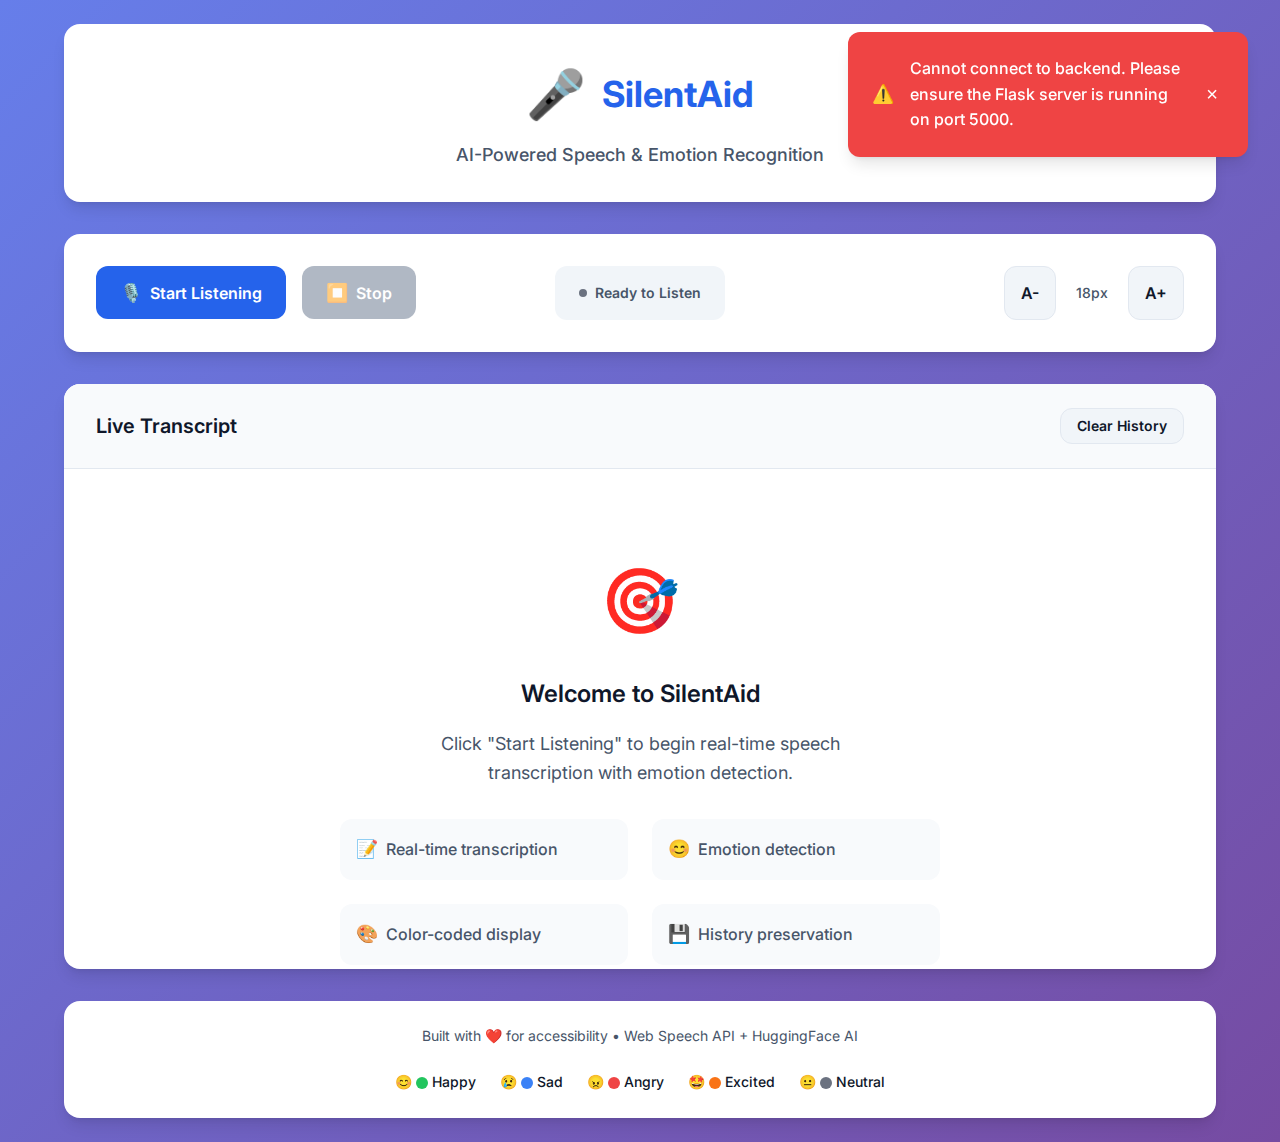
<file: frontend/index.html>
<!DOCTYPE html>
<html lang="en">
  <head>
    <meta charset="UTF-8" />
    <meta name="viewport" content="width=device-width, initial-scale=1.0" />
    <title>SilentAid - AI Accessibility Tool</title>
    <link rel="stylesheet" href="style.css" />
    <link
      href="https://fonts.googleapis.com/css2?family=Inter:wght@400;500;600;700&display=swap"
      rel="stylesheet"
    />
    <link
      rel="icon"
      href="data:image/svg+xml,<svg xmlns='http://www.w3.org/2000/svg' viewBox='0 0 100 100'><text y='.9em' font-size='90'>🎤</text></svg>"
    />
  </head>
  <body>
    <div class="container">
      <!-- Header -->
      <header class="header">
        <div class="header-content">
          <h1 class="app-title">
            <span class="icon">🎤</span>
            SilentAid
          </h1>
          <p class="app-subtitle">AI-Powered Speech & Emotion Recognition</p>
        </div>
      </header>

      <!-- Controls Panel -->
      <div class="controls-panel">
        <div class="control-group">
          <button id="startBtn" class="btn btn-primary">
            <span class="btn-icon">🎙️</span>
            Start Listening
          </button>
          <button id="stopBtn" class="btn btn-secondary" disabled>
            <span class="btn-icon">⏹️</span>
            Stop
          </button>
        </div>

        <div class="status-group">
          <div id="status" class="status idle">
            <span class="status-dot"></span>
            <span class="status-text">Ready to Listen</span>
          </div>
        </div>

        <div class="font-controls">
          <button
            id="fontDecrease"
            class="btn btn-icon-only"
            title="Decrease Font Size"
          >
            <span>A-</span>
          </button>
          <span class="font-size-display" id="fontSizeDisplay">18px</span>
          <button
            id="fontIncrease"
            class="btn btn-icon-only"
            title="Increase Font Size"
          >
            <span>A+</span>
          </button>
        </div>
      </div>

      <!-- Transcript Area -->
      <main class="transcript-container">
        <div class="transcript-header">
          <h2>Live Transcript</h2>
          <button id="clearHistory" class="btn btn-small">Clear History</button>
        </div>

        <div id="transcriptArea" class="transcript-area">
          <div class="welcome-message">
            <div class="welcome-icon">🎯</div>
            <h3>Welcome to SilentAid</h3>
            <p>
              Click "Start Listening" to begin real-time speech transcription
              with emotion detection.
            </p>
            <div class="feature-list">
              <div class="feature">
                <span class="feature-icon">📝</span>
                <span>Real-time transcription</span>
              </div>
              <div class="feature">
                <span class="feature-icon">😊</span>
                <span>Emotion detection</span>
              </div>
              <div class="feature">
                <span class="feature-icon">🎨</span>
                <span>Color-coded display</span>
              </div>
              <div class="feature">
                <span class="feature-icon">💾</span>
                <span>History preservation</span>
              </div>
            </div>
          </div>
        </div>
      </main>

      <!-- Footer -->
      <footer class="footer">
        <div class="footer-content">
          <p>
            Built with ❤️ for accessibility • Web Speech API + HuggingFace AI
          </p>
          <div class="emotion-legend">
            <span class="legend-item">
              <span class="legend-emoji">😊</span>
              <span
                class="legend-color"
                style="background-color: #22c55e"
              ></span>
              Happy
            </span>
            <span class="legend-item">
              <span class="legend-emoji">😢</span>
              <span
                class="legend-color"
                style="background-color: #3b82f6"
              ></span>
              Sad
            </span>
            <span class="legend-item">
              <span class="legend-emoji">😠</span>
              <span
                class="legend-color"
                style="background-color: #ef4444"
              ></span>
              Angry
            </span>
            <span class="legend-item">
              <span class="legend-emoji">🤩</span>
              <span
                class="legend-color"
                style="background-color: #f97316"
              ></span>
              Excited
            </span>
            <span class="legend-item">
              <span class="legend-emoji">😐</span>
              <span
                class="legend-color"
                style="background-color: #6b7280"
              ></span>
              Neutral
            </span>
          </div>
        </div>
      </footer>
    </div>

    <!-- Loading Overlay -->
    <div id="loadingOverlay" class="loading-overlay hidden">
      <div class="loading-content">
        <div class="loading-spinner"></div>
        <p>Processing speech...</p>
      </div>
    </div>

    <!-- Error Toast -->
    <div id="errorToast" class="error-toast hidden">
      <div class="error-content">
        <span class="error-icon">⚠️</span>
        <span class="error-message"></span>
        <button class="error-close">&times;</button>
      </div>
    </div>

    <script src="script.js"></script>
  </body>
</html>
</file>
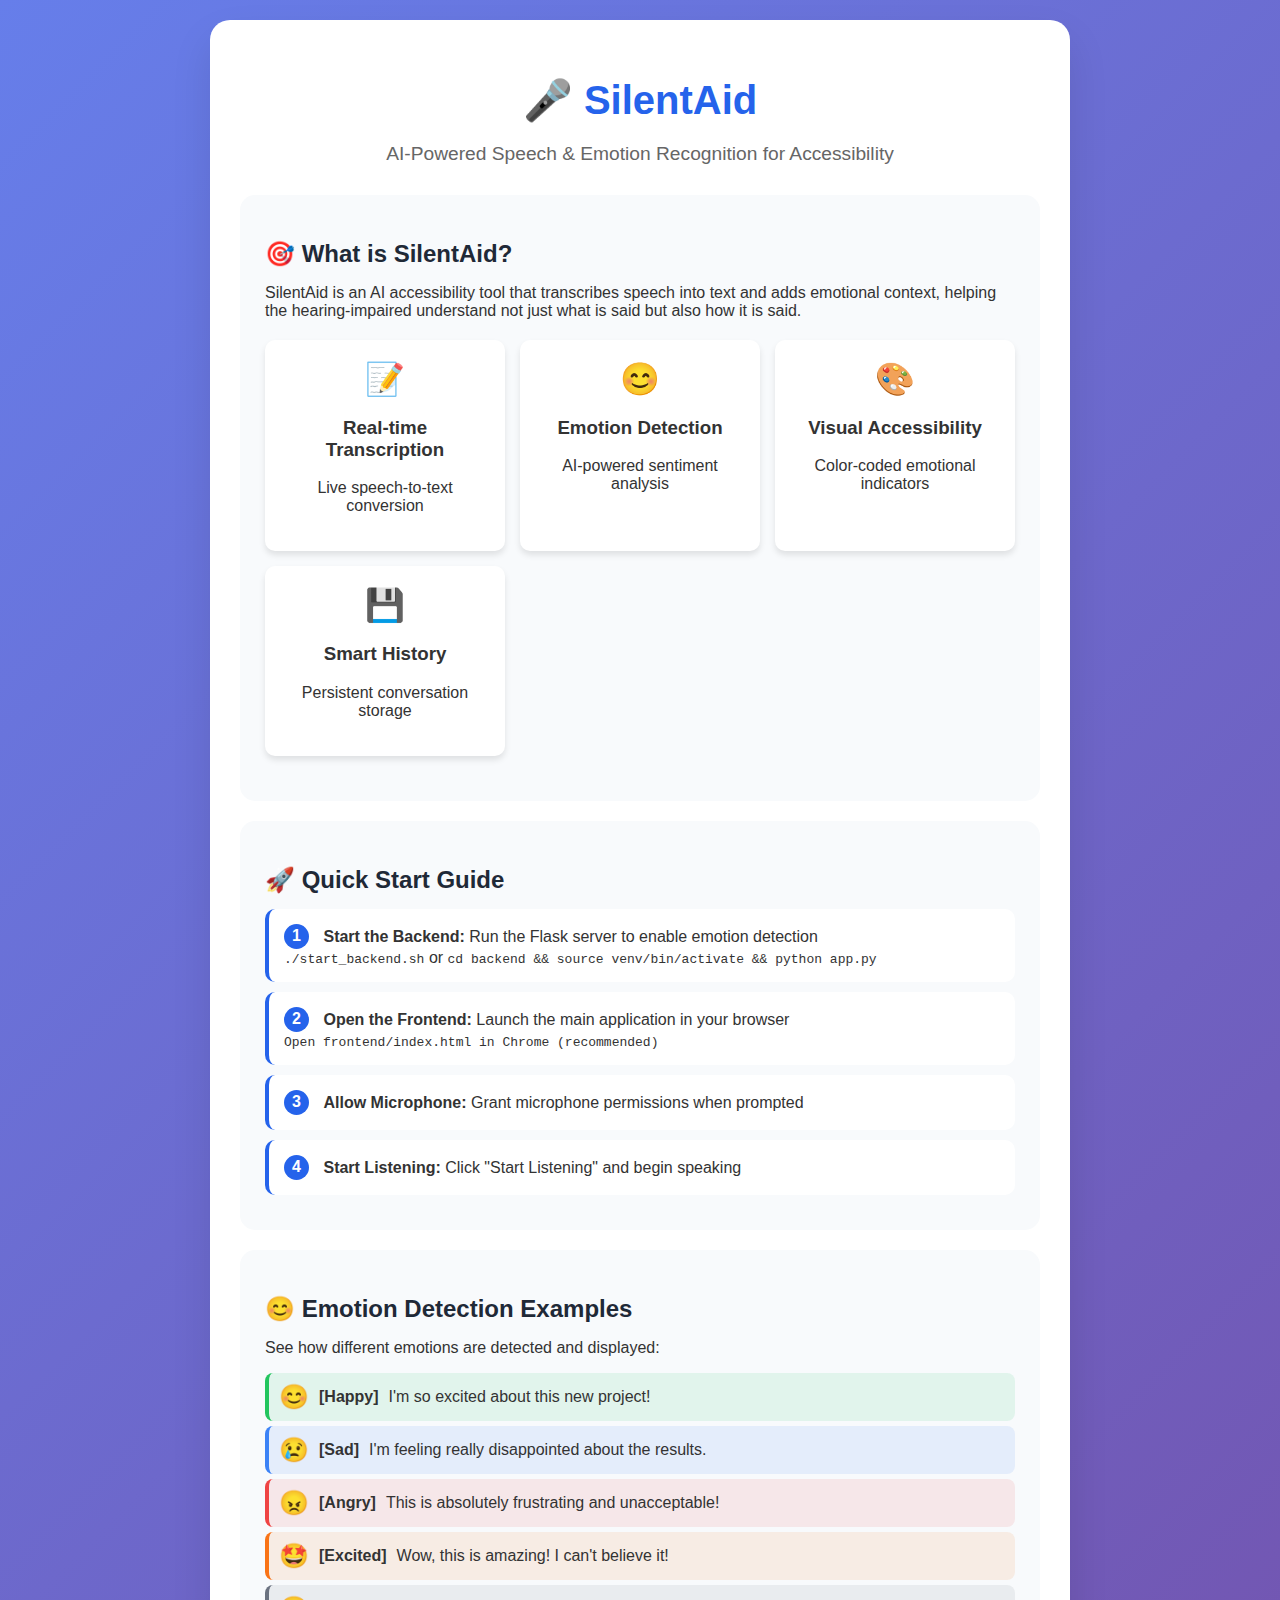
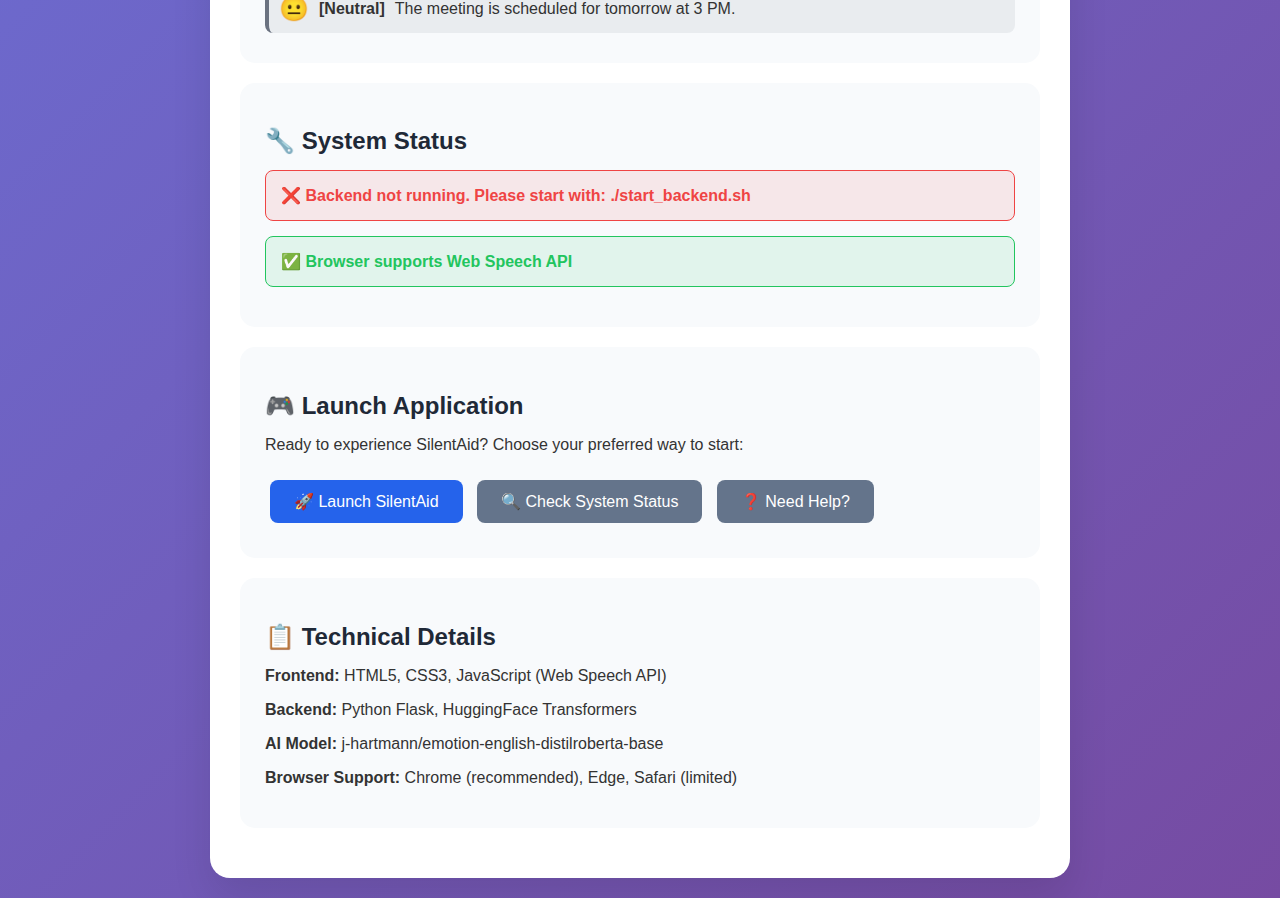
<file: demo.html>
<!DOCTYPE html>
<html lang="en">
  <head>
    <meta charset="UTF-8" />
    <meta name="viewport" content="width=device-width, initial-scale=1.0" />
    <title>SilentAid Demo - AI Accessibility Tool</title>
    <style>
      body {
        font-family: "Arial", sans-serif;
        background: linear-gradient(135deg, #667eea 0%, #764ba2 100%);
        margin: 0;
        padding: 20px;
        min-height: 100vh;
        color: #333;
      }
      .container {
        max-width: 800px;
        margin: 0 auto;
        background: white;
        border-radius: 20px;
        padding: 30px;
        box-shadow: 0 20px 40px rgba(0, 0, 0, 0.1);
      }
      .header {
        text-align: center;
        margin-bottom: 30px;
      }
      .title {
        font-size: 2.5rem;
        color: #2563eb;
        margin-bottom: 10px;
      }
      .subtitle {
        color: #666;
        font-size: 1.2rem;
      }
      .demo-section {
        background: #f8fafc;
        border-radius: 15px;
        padding: 25px;
        margin: 20px 0;
      }
      .demo-title {
        font-size: 1.5rem;
        color: #1f2937;
        margin-bottom: 15px;
        display: flex;
        align-items: center;
        gap: 10px;
      }
      .step {
        background: white;
        border-radius: 10px;
        padding: 15px;
        margin: 10px 0;
        border-left: 4px solid #2563eb;
      }
      .step-number {
        background: #2563eb;
        color: white;
        border-radius: 50%;
        width: 25px;
        height: 25px;
        display: inline-flex;
        align-items: center;
        justify-content: center;
        font-weight: bold;
        margin-right: 10px;
      }
      .feature-grid {
        display: grid;
        grid-template-columns: repeat(auto-fit, minmax(200px, 1fr));
        gap: 15px;
        margin: 20px 0;
      }
      .feature {
        background: white;
        border-radius: 10px;
        padding: 20px;
        text-align: center;
        box-shadow: 0 4px 6px rgba(0, 0, 0, 0.1);
      }
      .feature-icon {
        font-size: 2rem;
        margin-bottom: 10px;
      }
      .emotion-demo {
        display: flex;
        align-items: center;
        gap: 10px;
        padding: 10px;
        border-radius: 8px;
        margin: 5px 0;
      }
      .emotion-demo.happy {
        background: rgba(34, 197, 94, 0.1);
        border-left: 4px solid #22c55e;
      }
      .emotion-demo.sad {
        background: rgba(59, 130, 246, 0.1);
        border-left: 4px solid #3b82f6;
      }
      .emotion-demo.angry {
        background: rgba(239, 68, 68, 0.1);
        border-left: 4px solid #ef4444;
      }
      .emotion-demo.excited {
        background: rgba(249, 115, 22, 0.1);
        border-left: 4px solid #f97316;
      }
      .emotion-demo.neutral {
        background: rgba(107, 114, 128, 0.1);
        border-left: 4px solid #6b7280;
      }
      .btn {
        background: #2563eb;
        color: white;
        border: none;
        padding: 12px 24px;
        border-radius: 8px;
        font-size: 1rem;
        cursor: pointer;
        text-decoration: none;
        display: inline-block;
        margin: 10px 5px;
        transition: all 0.3s ease;
      }
      .btn:hover {
        background: #1d4ed8;
        transform: translateY(-2px);
      }
      .btn-secondary {
        background: #64748b;
      }
      .btn-secondary:hover {
        background: #475569;
      }
      .status {
        padding: 15px;
        border-radius: 8px;
        margin: 15px 0;
        font-weight: bold;
      }
      .status.success {
        background: rgba(34, 197, 94, 0.1);
        color: #22c55e;
        border: 1px solid #22c55e;
      }
      .status.error {
        background: rgba(239, 68, 68, 0.1);
        color: #ef4444;
        border: 1px solid #ef4444;
      }
      .status.info {
        background: rgba(59, 130, 246, 0.1);
        color: #3b82f6;
        border: 1px solid #3b82f6;
      }
    </style>
  </head>
  <body>
    <div class="container">
      <div class="header">
        <h1 class="title">🎤 SilentAid</h1>
        <p class="subtitle">
          AI-Powered Speech & Emotion Recognition for Accessibility
        </p>
      </div>

      <div class="demo-section">
        <h2 class="demo-title">🎯 What is SilentAid?</h2>
        <p>
          SilentAid is an AI accessibility tool that transcribes speech into
          text and adds emotional context, helping the hearing-impaired
          understand not just what is said but also how it is said.
        </p>

        <div class="feature-grid">
          <div class="feature">
            <div class="feature-icon">📝</div>
            <h3>Real-time Transcription</h3>
            <p>Live speech-to-text conversion</p>
          </div>
          <div class="feature">
            <div class="feature-icon">😊</div>
            <h3>Emotion Detection</h3>
            <p>AI-powered sentiment analysis</p>
          </div>
          <div class="feature">
            <div class="feature-icon">🎨</div>
            <h3>Visual Accessibility</h3>
            <p>Color-coded emotional indicators</p>
          </div>
          <div class="feature">
            <div class="feature-icon">💾</div>
            <h3>Smart History</h3>
            <p>Persistent conversation storage</p>
          </div>
        </div>
      </div>

      <div class="demo-section">
        <h2 class="demo-title">🚀 Quick Start Guide</h2>

        <div class="step">
          <span class="step-number">1</span>
          <strong>Start the Backend:</strong> Run the Flask server to enable
          emotion detection <br /><code>./start_backend.sh</code> or
          <code>cd backend && source venv/bin/activate && python app.py</code>
        </div>

        <div class="step">
          <span class="step-number">2</span>
          <strong>Open the Frontend:</strong> Launch the main application in
          your browser <br /><code
            >Open frontend/index.html in Chrome (recommended)</code
          >
        </div>

        <div class="step">
          <span class="step-number">3</span>
          <strong>Allow Microphone:</strong> Grant microphone permissions when
          prompted
        </div>

        <div class="step">
          <span class="step-number">4</span>
          <strong>Start Listening:</strong> Click "Start Listening" and begin
          speaking
        </div>
      </div>

      <div class="demo-section">
        <h2 class="demo-title">😊 Emotion Detection Examples</h2>
        <p>See how different emotions are detected and displayed:</p>

        <div class="emotion-demo happy">
          <span style="font-size: 1.5rem">😊</span>
          <strong>[Happy]</strong>
          <span>I'm so excited about this new project!</span>
        </div>

        <div class="emotion-demo sad">
          <span style="font-size: 1.5rem">😢</span>
          <strong>[Sad]</strong>
          <span>I'm feeling really disappointed about the results.</span>
        </div>

        <div class="emotion-demo angry">
          <span style="font-size: 1.5rem">😠</span>
          <strong>[Angry]</strong>
          <span>This is absolutely frustrating and unacceptable!</span>
        </div>

        <div class="emotion-demo excited">
          <span style="font-size: 1.5rem">🤩</span>
          <strong>[Excited]</strong>
          <span>Wow, this is amazing! I can't believe it!</span>
        </div>

        <div class="emotion-demo neutral">
          <span style="font-size: 1.5rem">😐</span>
          <strong>[Neutral]</strong>
          <span>The meeting is scheduled for tomorrow at 3 PM.</span>
        </div>
      </div>

      <div class="demo-section">
        <h2 class="demo-title">🔧 System Status</h2>
        <div id="backendStatus" class="status info">
          🔄 Checking backend connection...
        </div>
        <div id="browserStatus" class="status info">
          🔄 Checking browser compatibility...
        </div>
      </div>

      <div class="demo-section">
        <h2 class="demo-title">🎮 Launch Application</h2>
        <p>
          Ready to experience SilentAid? Choose your preferred way to start:
        </p>

        <a href="frontend/index.html" class="btn"> 🚀 Launch SilentAid </a>

        <button onclick="checkSystem()" class="btn btn-secondary">
          🔍 Check System Status
        </button>

        <button onclick="showHelp()" class="btn btn-secondary">
          ❓ Need Help?
        </button>
      </div>

      <div class="demo-section">
        <h2 class="demo-title">📋 Technical Details</h2>
        <p>
          <strong>Frontend:</strong> HTML5, CSS3, JavaScript (Web Speech API)
        </p>
        <p><strong>Backend:</strong> Python Flask, HuggingFace Transformers</p>
        <p>
          <strong>AI Model:</strong>
          j-hartmann/emotion-english-distilroberta-base
        </p>
        <p>
          <strong>Browser Support:</strong> Chrome (recommended), Edge, Safari
          (limited)
        </p>
      </div>
    </div>

    <script>
      // Check backend status
      async function checkBackendStatus() {
        const statusEl = document.getElementById("backendStatus");
        try {
          const response = await fetch("http://localhost:5000/api/health");
          const data = await response.json();

          if (data.status === "healthy" && data.model_loaded) {
            statusEl.className = "status success";
            statusEl.innerHTML = "✅ Backend is running and ready!";
          } else {
            statusEl.className = "status error";
            statusEl.innerHTML = "⚠️ Backend is running but model not loaded";
          }
        } catch (error) {
          statusEl.className = "status error";
          statusEl.innerHTML =
            "❌ Backend not running. Please start with: ./start_backend.sh";
        }
      }

      // Check browser compatibility
      function checkBrowserCompatibility() {
        const statusEl = document.getElementById("browserStatus");

        if (
          "webkitSpeechRecognition" in window ||
          "SpeechRecognition" in window
        ) {
          statusEl.className = "status success";
          statusEl.innerHTML = "✅ Browser supports Web Speech API";
        } else {
          statusEl.className = "status error";
          statusEl.innerHTML =
            "❌ Browser does not support Web Speech API. Please use Chrome.";
        }
      }

      // System check function
      async function checkSystem() {
        await checkBackendStatus();
        checkBrowserCompatibility();
      }

      // Help function
      function showHelp() {
        alert(`SilentAid Help:

1. Make sure the backend is running (green status above)
2. Use Chrome browser for best compatibility
3. Allow microphone permissions when prompted
4. Speak clearly for best transcription accuracy
5. Check the emotion legend in the main app

For technical support, check the README.md file.`);
      }

      // Initialize checks on page load
      window.addEventListener("load", () => {
        checkSystem();
      });
    </script>
  </body>
</html>
</file>
<file: frontend/style.css>
/* Reset and Base Styles */
* {
  margin: 0;
  padding: 0;
  box-sizing: border-box;
}

:root {
  /* Colors */
  --primary-color: #2563eb;
  --primary-hover: #1d4ed8;
  --secondary-color: #64748b;
  --success-color: #22c55e;
  --danger-color: #ef4444;
  --warning-color: #f59e0b;
  --info-color: #3b82f6;

  /* Emotion Colors */
  --happy-color: #22c55e;
  --sad-color: #3b82f6;
  --angry-color: #ef4444;
  --excited-color: #f97316;
  --neutral-color: #6b7280;

  /* Background Colors */
  --bg-primary: #ffffff;
  --bg-secondary: #f8fafc;
  --bg-tertiary: #f1f5f9;
  --bg-dark: #0f172a;

  /* Text Colors */
  --text-primary: #0f172a;
  --text-secondary: #475569;
  --text-muted: #64748b;
  --text-light: #94a3b8;

  /* Borders */
  --border-color: #e2e8f0;
  --border-radius: 12px;
  --border-radius-sm: 8px;
  --border-radius-lg: 16px;

  /* Shadows */
  --shadow-sm: 0 1px 2px 0 rgb(0 0 0 / 0.05);
  --shadow-md: 0 4px 6px -1px rgb(0 0 0 / 0.1), 0 2px 4px -2px rgb(0 0 0 / 0.1);
  --shadow-lg: 0 10px 15px -3px rgb(0 0 0 / 0.1),
    0 4px 6px -4px rgb(0 0 0 / 0.1);
  --shadow-xl: 0 20px 25px -5px rgb(0 0 0 / 0.1),
    0 8px 10px -6px rgb(0 0 0 / 0.1);

  /* Spacing */
  --spacing-xs: 0.25rem;
  --spacing-sm: 0.5rem;
  --spacing-md: 1rem;
  --spacing-lg: 1.5rem;
  --spacing-xl: 2rem;
  --spacing-2xl: 3rem;

  /* Typography */
  --font-family: "Inter", -apple-system, BlinkMacSystemFont, "Segoe UI", Roboto,
    sans-serif;
  --font-size-xs: 0.75rem;
  --font-size-sm: 0.875rem;
  --font-size-base: 1rem;
  --font-size-lg: 1.125rem;
  --font-size-xl: 1.25rem;
  --font-size-2xl: 1.5rem;
  --font-size-3xl: 1.875rem;
  --font-size-4xl: 2.25rem;

  /* Transitions */
  --transition-fast: 150ms ease-in-out;
  --transition-normal: 250ms ease-in-out;
  --transition-slow: 350ms ease-in-out;
}

body {
  font-family: var(--font-family);
  background: linear-gradient(135deg, #667eea 0%, #764ba2 100%);
  min-height: 100vh;
  color: var(--text-primary);
  line-height: 1.6;
  font-size: var(--font-size-base);
}

.container {
  max-width: 1200px;
  margin: 0 auto;
  padding: var(--spacing-lg);
  min-height: 100vh;
  display: flex;
  flex-direction: column;
}

/* Header Styles */
.header {
  background: var(--bg-primary);
  border-radius: var(--border-radius-lg);
  padding: var(--spacing-xl);
  margin-bottom: var(--spacing-xl);
  box-shadow: var(--shadow-lg);
  text-align: center;
}

.header-content {
  max-width: 600px;
  margin: 0 auto;
}

.app-title {
  font-size: var(--font-size-4xl);
  font-weight: 700;
  color: var(--primary-color);
  margin-bottom: var(--spacing-sm);
  display: flex;
  align-items: center;
  justify-content: center;
  gap: var(--spacing-md);
}

.app-title .icon {
  font-size: 3rem;
  animation: pulse 2s infinite;
}

@keyframes pulse {
  0%,
  100% {
    transform: scale(1);
  }
  50% {
    transform: scale(1.05);
  }
}

.app-subtitle {
  font-size: var(--font-size-lg);
  color: var(--text-secondary);
  font-weight: 500;
}

/* Controls Panel */
.controls-panel {
  background: var(--bg-primary);
  border-radius: var(--border-radius-lg);
  padding: var(--spacing-xl);
  margin-bottom: var(--spacing-xl);
  box-shadow: var(--shadow-lg);
  display: grid;
  grid-template-columns: 1fr auto 1fr;
  gap: var(--spacing-xl);
  align-items: center;
}

.control-group {
  display: flex;
  gap: var(--spacing-md);
}

.status-group {
  display: flex;
  justify-content: center;
}

.font-controls {
  display: flex;
  align-items: center;
  gap: var(--spacing-md);
  justify-self: end;
}

/* Button Styles */
.btn {
  display: inline-flex;
  align-items: center;
  gap: var(--spacing-sm);
  padding: var(--spacing-md) var(--spacing-lg);
  border: none;
  border-radius: var(--border-radius);
  font-family: inherit;
  font-size: var(--font-size-base);
  font-weight: 600;
  cursor: pointer;
  transition: all var(--transition-fast);
  text-decoration: none;
  white-space: nowrap;
  min-height: 44px;
}

.btn:focus {
  outline: 2px solid var(--primary-color);
  outline-offset: 2px;
}

.btn-primary {
  background: var(--primary-color);
  color: white;
}

.btn-primary:hover:not(:disabled) {
  background: var(--primary-hover);
  transform: translateY(-1px);
  box-shadow: var(--shadow-md);
}

.btn-secondary {
  background: var(--secondary-color);
  color: white;
}

.btn-secondary:hover:not(:disabled) {
  background: #475569;
  transform: translateY(-1px);
  box-shadow: var(--shadow-md);
}

.btn-icon-only {
  padding: var(--spacing-md);
  background: var(--bg-tertiary);
  color: var(--text-primary);
  border: 1px solid var(--border-color);
  min-width: 44px;
  justify-content: center;
}

.btn-icon-only:hover:not(:disabled) {
  background: var(--bg-secondary);
  border-color: var(--primary-color);
}

.btn-small {
  padding: var(--spacing-sm) var(--spacing-md);
  font-size: var(--font-size-sm);
  min-height: 36px;
  background: var(--bg-tertiary);
  color: var(--text-primary);
  border: 1px solid var(--border-color);
}

.btn-small:hover:not(:disabled) {
  background: var(--bg-secondary);
  border-color: var(--primary-color);
}

.btn:disabled {
  opacity: 0.5;
  cursor: not-allowed;
  transform: none !important;
}

.btn-icon {
  font-size: var(--font-size-lg);
}

/* Status Indicator */
.status {
  display: flex;
  align-items: center;
  gap: var(--spacing-sm);
  padding: var(--spacing-md) var(--spacing-lg);
  border-radius: var(--border-radius);
  font-weight: 600;
  font-size: var(--font-size-sm);
}

.status-dot {
  width: 8px;
  height: 8px;
  border-radius: 50%;
  animation: statusPulse 2s infinite;
}

.status.idle {
  background: var(--bg-tertiary);
  color: var(--text-secondary);
}

.status.idle .status-dot {
  background: var(--neutral-color);
}

.status.listening {
  background: rgba(34, 197, 94, 0.1);
  color: var(--success-color);
}

.status.listening .status-dot {
  background: var(--success-color);
}

.status.processing {
  background: rgba(59, 130, 246, 0.1);
  color: var(--info-color);
}

.status.processing .status-dot {
  background: var(--info-color);
}

@keyframes statusPulse {
  0%,
  100% {
    opacity: 1;
  }
  50% {
    opacity: 0.5;
  }
}

.font-size-display {
  font-size: var(--font-size-sm);
  color: var(--text-secondary);
  font-weight: 500;
  min-width: 40px;
  text-align: center;
}

/* Transcript Container */
.transcript-container {
  background: var(--bg-primary);
  border-radius: var(--border-radius-lg);
  box-shadow: var(--shadow-lg);
  flex: 1;
  display: flex;
  flex-direction: column;
  margin-bottom: var(--spacing-xl);
  overflow: hidden;
}

.transcript-header {
  padding: var(--spacing-lg) var(--spacing-xl);
  border-bottom: 1px solid var(--border-color);
  display: flex;
  justify-content: space-between;
  align-items: center;
  background: var(--bg-secondary);
}

.transcript-header h2 {
  font-size: var(--font-size-xl);
  font-weight: 600;
  color: var(--text-primary);
}

.transcript-area {
  flex: 1;
  padding: var(--spacing-xl);
  overflow-y: auto;
  max-height: 500px;
  min-height: 300px;
}

/* Welcome Message */
.welcome-message {
  text-align: center;
  padding: var(--spacing-2xl);
  color: var(--text-secondary);
}

.welcome-icon {
  font-size: 4rem;
  margin-bottom: var(--spacing-lg);
}

.welcome-message h3 {
  font-size: var(--font-size-2xl);
  font-weight: 600;
  color: var(--text-primary);
  margin-bottom: var(--spacing-md);
}

.welcome-message p {
  font-size: var(--font-size-lg);
  margin-bottom: var(--spacing-xl);
  max-width: 500px;
  margin-left: auto;
  margin-right: auto;
}

.feature-list {
  display: grid;
  grid-template-columns: repeat(auto-fit, minmax(200px, 1fr));
  gap: var(--spacing-lg);
  max-width: 600px;
  margin: 0 auto;
}

.feature {
  display: flex;
  align-items: center;
  gap: var(--spacing-sm);
  padding: var(--spacing-md);
  background: var(--bg-secondary);
  border-radius: var(--border-radius);
  font-weight: 500;
}

.feature-icon {
  font-size: var(--font-size-lg);
}

/* Transcript Lines */
.transcript-line {
  display: flex;
  align-items: flex-start;
  gap: var(--spacing-md);
  padding: var(--spacing-lg);
  margin-bottom: var(--spacing-md);
  border-radius: var(--border-radius);
  border-left: 4px solid;
  background: var(--bg-secondary);
  animation: slideIn 0.3s ease-out;
  transition: all var(--transition-normal);
}

@keyframes slideIn {
  from {
    opacity: 0;
    transform: translateY(20px);
  }
  to {
    opacity: 1;
    transform: translateY(0);
  }
}

.transcript-line:hover {
  transform: translateY(-1px);
  box-shadow: var(--shadow-md);
}

.emotion-tag {
  display: flex;
  align-items: center;
  gap: var(--spacing-xs);
  font-weight: 600;
  font-size: var(--font-size-sm);
  white-space: nowrap;
  min-width: 100px;
}

.emotion-emoji {
  font-size: var(--font-size-lg);
}

.transcript-text {
  flex: 1;
  font-size: var(--font-size-lg);
  line-height: 1.6;
  word-wrap: break-word;
}

.transcript-meta {
  font-size: var(--font-size-xs);
  color: var(--text-light);
  margin-top: var(--spacing-xs);
}

/* Emotion-specific styles */
.transcript-line.happy {
  border-left-color: var(--happy-color);
  background: rgba(34, 197, 94, 0.05);
}

.transcript-line.happy .emotion-tag {
  color: var(--happy-color);
}

.transcript-line.sad {
  border-left-color: var(--sad-color);
  background: rgba(59, 130, 246, 0.05);
}

.transcript-line.sad .emotion-tag {
  color: var(--sad-color);
}

.transcript-line.angry {
  border-left-color: var(--angry-color);
  background: rgba(239, 68, 68, 0.05);
}

.transcript-line.angry .emotion-tag {
  color: var(--angry-color);
}

.transcript-line.excited {
  border-left-color: var(--excited-color);
  background: rgba(249, 115, 22, 0.05);
}

.transcript-line.excited .emotion-tag {
  color: var(--excited-color);
}

.transcript-line.neutral {
  border-left-color: var(--neutral-color);
  background: rgba(107, 114, 128, 0.05);
}

.transcript-line.neutral .emotion-tag {
  color: var(--neutral-color);
}

/* Footer */
.footer {
  background: var(--bg-primary);
  border-radius: var(--border-radius-lg);
  padding: var(--spacing-lg) var(--spacing-xl);
  box-shadow: var(--shadow-lg);
  text-align: center;
}

.footer-content {
  max-width: 800px;
  margin: 0 auto;
}

.footer-content > p {
  color: var(--text-secondary);
  margin-bottom: var(--spacing-lg);
  font-size: var(--font-size-sm);
}

.emotion-legend {
  display: flex;
  justify-content: center;
  gap: var(--spacing-lg);
  flex-wrap: wrap;
}

.legend-item {
  display: flex;
  align-items: center;
  gap: var(--spacing-xs);
  font-size: var(--font-size-sm);
  font-weight: 500;
}

.legend-color {
  width: 12px;
  height: 12px;
  border-radius: 50%;
}

/* Loading Overlay */
.loading-overlay {
  position: fixed;
  top: 0;
  left: 0;
  right: 0;
  bottom: 0;
  background: rgba(0, 0, 0, 0.5);
  display: flex;
  align-items: center;
  justify-content: center;
  z-index: 1000;
}

.loading-content {
  background: var(--bg-primary);
  padding: var(--spacing-2xl);
  border-radius: var(--border-radius-lg);
  text-align: center;
  box-shadow: var(--shadow-xl);
}

.loading-spinner {
  width: 40px;
  height: 40px;
  border: 4px solid var(--border-color);
  border-top: 4px solid var(--primary-color);
  border-radius: 50%;
  animation: spin 1s linear infinite;
  margin: 0 auto var(--spacing-md);
}

@keyframes spin {
  0% {
    transform: rotate(0deg);
  }
  100% {
    transform: rotate(360deg);
  }
}

/* Error Toast */
.error-toast {
  position: fixed;
  top: var(--spacing-xl);
  right: var(--spacing-xl);
  background: var(--danger-color);
  color: white;
  padding: var(--spacing-lg);
  border-radius: var(--border-radius);
  box-shadow: var(--shadow-lg);
  z-index: 1001;
  max-width: 400px;
  animation: slideInRight 0.3s ease-out;
}

@keyframes slideInRight {
  from {
    opacity: 0;
    transform: translateX(100%);
  }
  to {
    opacity: 1;
    transform: translateX(0);
  }
}

.error-content {
  display: flex;
  align-items: center;
  gap: var(--spacing-md);
}

.error-icon {
  font-size: var(--font-size-lg);
}

.error-message {
  flex: 1;
  font-weight: 500;
}

.error-close {
  background: none;
  border: none;
  color: white;
  font-size: var(--font-size-xl);
  cursor: pointer;
  padding: 0;
  width: 24px;
  height: 24px;
  display: flex;
  align-items: center;
  justify-content: center;
}

.error-close:hover {
  opacity: 0.8;
}

/* Utility Classes */
.hidden {
  display: none !important;
}

.sr-only {
  position: absolute;
  width: 1px;
  height: 1px;
  padding: 0;
  margin: -1px;
  overflow: hidden;
  clip: rect(0, 0, 0, 0);
  white-space: nowrap;
  border: 0;
}

/* Responsive Design */
@media (max-width: 768px) {
  .container {
    padding: var(--spacing-md);
  }

  .controls-panel {
    grid-template-columns: 1fr;
    gap: var(--spacing-lg);
    text-align: center;
  }

  .control-group {
    justify-content: center;
  }

  .font-controls {
    justify-self: center;
  }

  .app-title {
    font-size: var(--font-size-3xl);
  }

  .emotion-legend {
    gap: var(--spacing-md);
  }

  .feature-list {
    grid-template-columns: 1fr;
  }

  .transcript-line {
    flex-direction: column;
    gap: var(--spacing-sm);
  }

  .emotion-tag {
    min-width: auto;
  }
}

@media (max-width: 480px) {
  .app-title {
    flex-direction: column;
    gap: var(--spacing-sm);
  }

  .control-group {
    flex-direction: column;
  }

  .error-toast {
    left: var(--spacing-md);
    right: var(--spacing-md);
    top: var(--spacing-md);
  }
}

/* High contrast mode support */
@media (prefers-contrast: high) {
  :root {
    --border-color: #000000;
    --text-secondary: #000000;
  }

  .btn {
    border: 2px solid currentColor;
  }
}

/* Reduced motion support */
@media (prefers-reduced-motion: reduce) {
  *,
  *::before,
  *::after {
    animation-duration: 0.01ms !important;
    animation-iteration-count: 1 !important;
    transition-duration: 0.01ms !important;
  }
}
</file>
